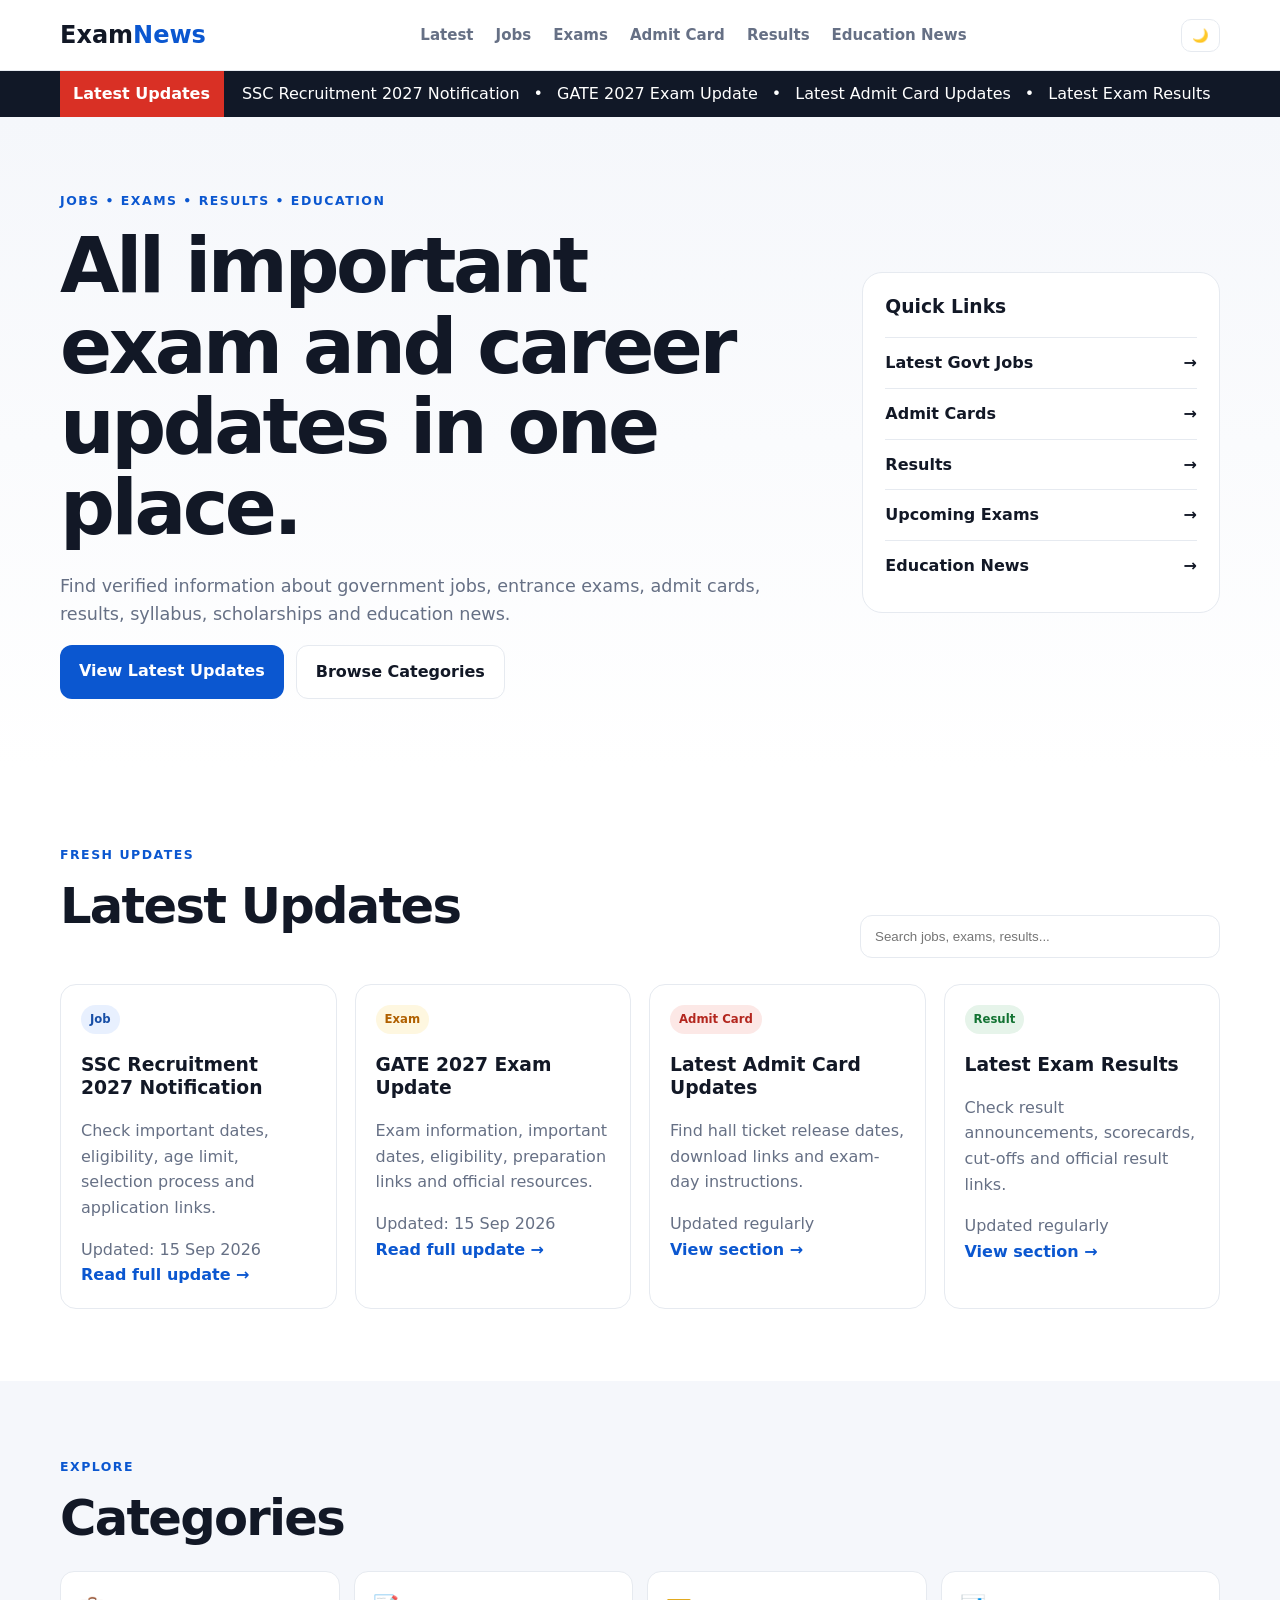
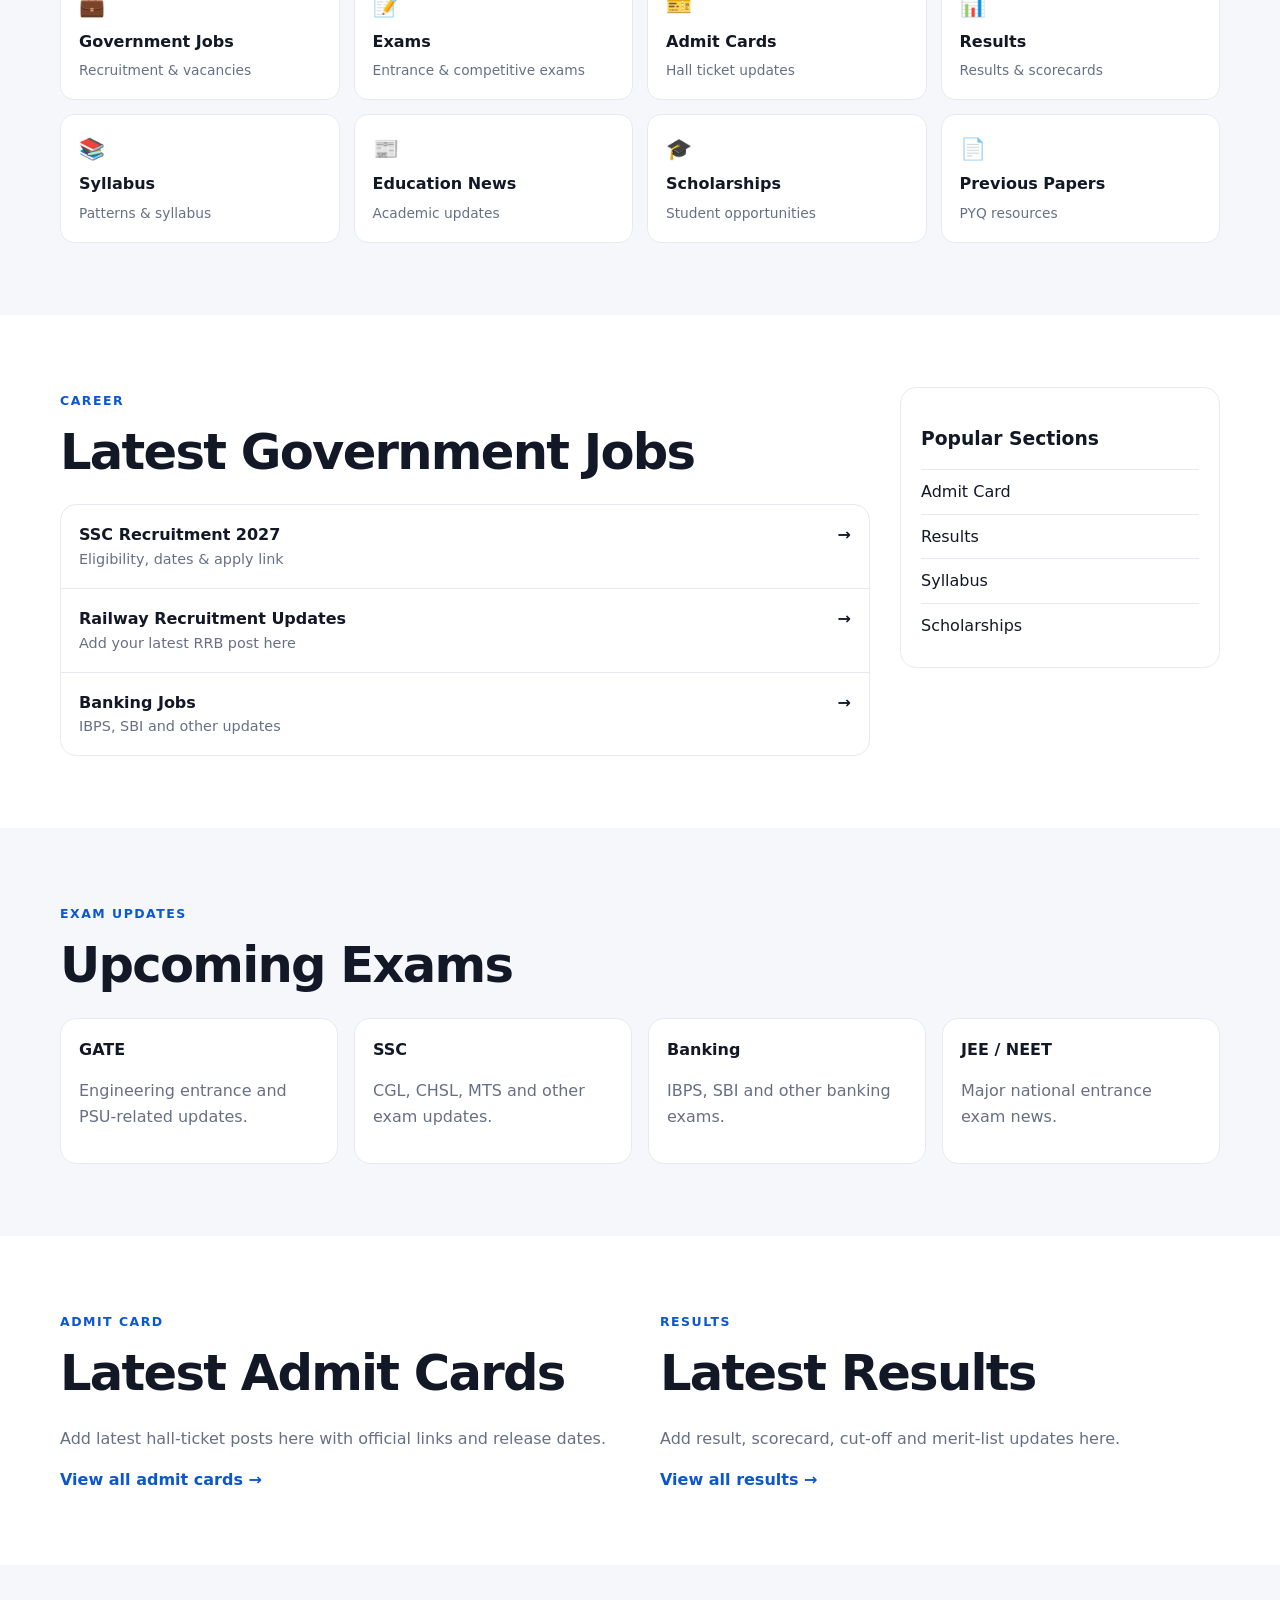
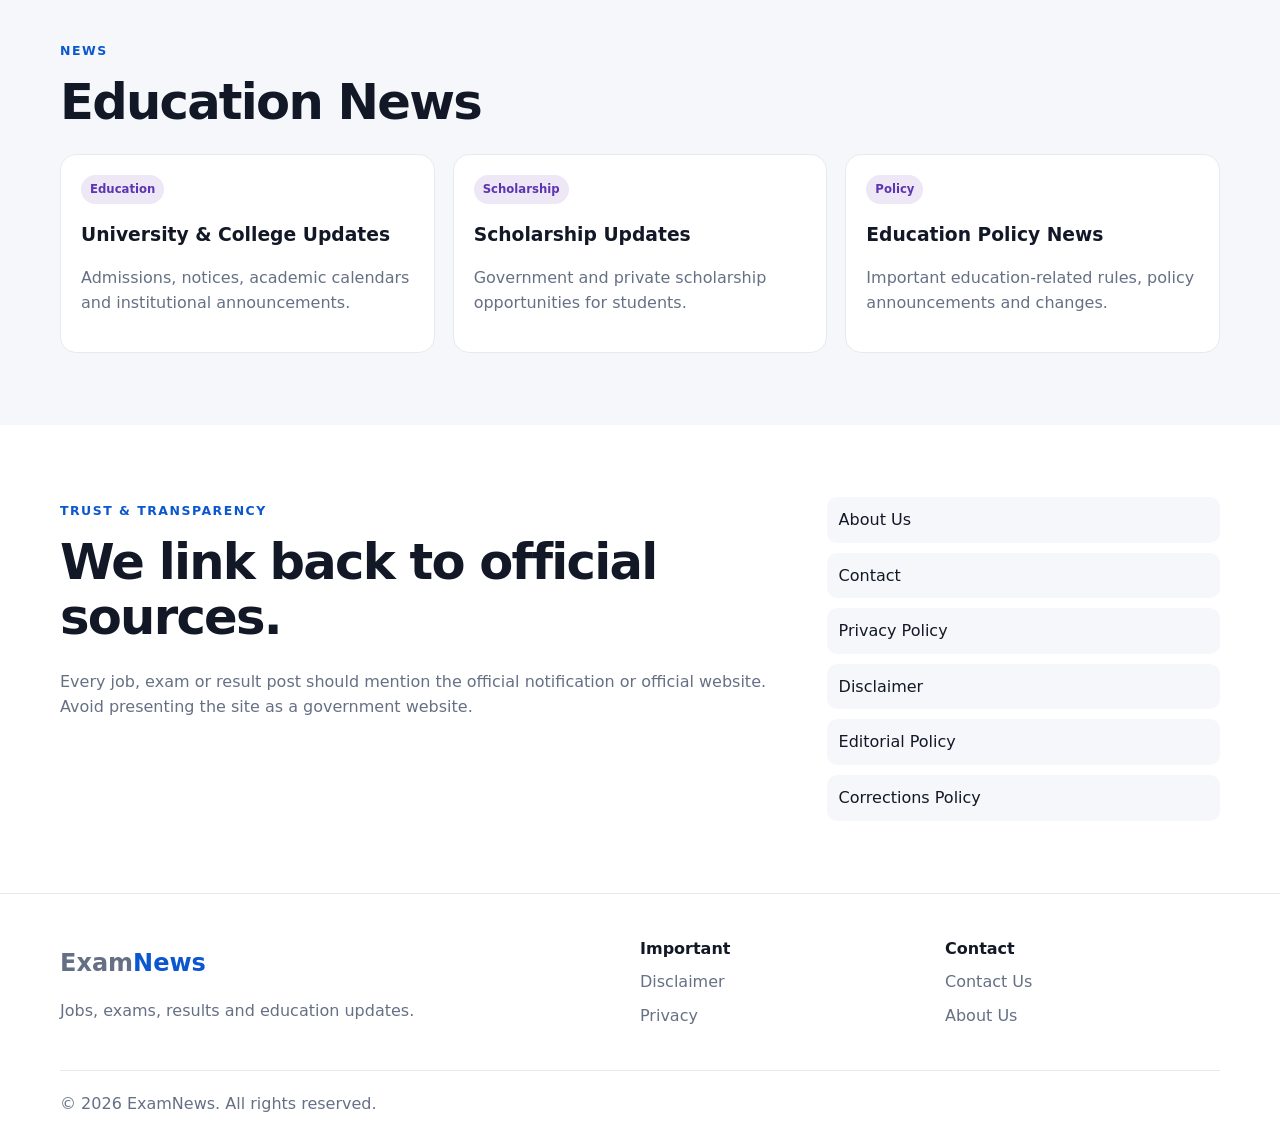
<file: index.html>
<!DOCTYPE html>
<html lang="en">
<head>
  <meta charset="UTF-8">
  <meta name="viewport" content="width=device-width, initial-scale=1.0">
  <meta name="description" content="Latest government jobs, exam updates, admit cards, results, syllabus, scholarships and education news.">
  <meta name="keywords" content="government jobs, exams, admit card, results, syllabus, scholarship, education news">
  <meta name="author" content="Exam News Portal">
  <meta property="og:title" content="Exam News Portal">
  <meta property="og:description" content="Latest government jobs, exams, results and education updates.">
  <meta property="og:type" content="website">
  <title>Exam News Portal | Jobs, Exams, Results & Education Updates</title>
  <link rel="stylesheet" href="style.css">
</head>
<body>
  <header class="topbar">
    <div class="container nav">
      <a href="index.html" class="brand">Exam<span>News</span></a>
      <nav id="mainNav">
        <a href="#latest">Latest</a>
        <a href="#jobs">Jobs</a>
        <a href="#exams">Exams</a>
        <a href="#admit">Admit Card</a>
        <a href="#results">Results</a>
        <a href="#education">Education News</a>
      </nav>
      <div class="nav-actions">
        <button id="themeToggle" aria-label="Toggle dark mode">🌙</button>
        <button id="menuToggle" class="menu-toggle" aria-label="Open navigation">☰</button>
      </div>
    </div>
  </header>

  <section class="ticker">
    <div class="container ticker-inner">
      <strong>Latest Updates</strong>
      <div class="ticker-track">
        <a href="sample-job.html">SSC Recruitment 2027 Notification</a>
        <span>•</span>
        <a href="sample-exam.html">GATE 2027 Exam Update</a>
        <span>•</span>
        <a href="#admit">Latest Admit Card Updates</a>
        <span>•</span>
        <a href="#results">Latest Exam Results</a>
      </div>
    </div>
  </section>

  <main>
    <section class="hero">
      <div class="container hero-grid">
        <div>
          <span class="eyebrow">JOBS • EXAMS • RESULTS • EDUCATION</span>
          <h1>All important exam and career updates in one place.</h1>
          <p>Find verified information about government jobs, entrance exams, admit cards, results, syllabus, scholarships and education news.</p>
          <div class="hero-actions">
            <a class="btn primary" href="#latest">View Latest Updates</a>
            <a class="btn ghost" href="#categories">Browse Categories</a>
          </div>
        </div>
        <div class="hero-panel">
          <h3>Quick Links</h3>
          <a href="#jobs">Latest Govt Jobs <span>→</span></a>
          <a href="#admit">Admit Cards <span>→</span></a>
          <a href="#results">Results <span>→</span></a>
          <a href="#exams">Upcoming Exams <span>→</span></a>
          <a href="#education">Education News <span>→</span></a>
        </div>
      </div>
    </section>

    <section class="container section" id="latest">
      <div class="section-head">
        <div>
          <span class="eyebrow">FRESH UPDATES</span>
          <h2>Latest Updates</h2>
        </div>
        <input id="searchInput" type="search" placeholder="Search jobs, exams, results..." aria-label="Search posts">
      </div>

      <div class="cards" id="postGrid">
        <article class="card searchable" data-title="SSC Recruitment 2027 Notification Government Job">
          <span class="badge jobs">Job</span>
          <h3>SSC Recruitment 2027 Notification</h3>
          <p>Check important dates, eligibility, age limit, selection process and application links.</p>
          <div class="meta">Updated: 15 Sep 2026</div>
          <a href="sample-job.html">Read full update →</a>
        </article>

        <article class="card searchable" data-title="GATE 2027 Exam Update Engineering">
          <span class="badge exam">Exam</span>
          <h3>GATE 2027 Exam Update</h3>
          <p>Exam information, important dates, eligibility, preparation links and official resources.</p>
          <div class="meta">Updated: 15 Sep 2026</div>
          <a href="sample-exam.html">Read full update →</a>
        </article>

        <article class="card searchable" data-title="Latest Admit Card Updates">
          <span class="badge admit">Admit Card</span>
          <h3>Latest Admit Card Updates</h3>
          <p>Find hall ticket release dates, download links and exam-day instructions.</p>
          <div class="meta">Updated regularly</div>
          <a href="#admit">View section →</a>
        </article>

        <article class="card searchable" data-title="Latest Exam Results">
          <span class="badge result">Result</span>
          <h3>Latest Exam Results</h3>
          <p>Check result announcements, scorecards, cut-offs and official result links.</p>
          <div class="meta">Updated regularly</div>
          <a href="#results">View section →</a>
        </article>
      </div>
      <p id="noResults" class="no-results">No matching update found.</p>
    </section>

    <section class="section soft" id="categories">
      <div class="container">
        <div class="section-head simple"><div><span class="eyebrow">EXPLORE</span><h2>Categories</h2></div></div>
        <div class="category-grid">
          <a href="#jobs">💼<strong>Government Jobs</strong><small>Recruitment & vacancies</small></a>
          <a href="#exams">📝<strong>Exams</strong><small>Entrance & competitive exams</small></a>
          <a href="#admit">🎫<strong>Admit Cards</strong><small>Hall ticket updates</small></a>
          <a href="#results">📊<strong>Results</strong><small>Results & scorecards</small></a>
          <a href="#syllabus">📚<strong>Syllabus</strong><small>Patterns & syllabus</small></a>
          <a href="#education">📰<strong>Education News</strong><small>Academic updates</small></a>
          <a href="#scholarship">🎓<strong>Scholarships</strong><small>Student opportunities</small></a>
          <a href="#pyq">📄<strong>Previous Papers</strong><small>PYQ resources</small></a>
        </div>
      </div>
    </section>

    <section class="container section split" id="jobs">
      <div>
        <span class="eyebrow">CAREER</span><h2>Latest Government Jobs</h2>
        <div class="list-card">
          <a href="sample-job.html"><div><strong>SSC Recruitment 2027</strong><span>Eligibility, dates & apply link</span></div><b>→</b></a>
          <a href="#"><div><strong>Railway Recruitment Updates</strong><span>Add your latest RRB post here</span></div><b>→</b></a>
          <a href="#"><div><strong>Banking Jobs</strong><span>IBPS, SBI and other updates</span></div><b>→</b></a>
        </div>
      </div>
      <aside class="side-box">
        <h3>Popular Sections</h3>
        <a href="#admit">Admit Card</a>
        <a href="#results">Results</a>
        <a href="#syllabus">Syllabus</a>
        <a href="#scholarship">Scholarships</a>
      </aside>
    </section>

    <section class="section soft" id="exams">
      <div class="container">
        <span class="eyebrow">EXAM UPDATES</span><h2>Upcoming Exams</h2>
        <div class="mini-grid">
          <div><strong>GATE</strong><p>Engineering entrance and PSU-related updates.</p></div>
          <div><strong>SSC</strong><p>CGL, CHSL, MTS and other exam updates.</p></div>
          <div><strong>Banking</strong><p>IBPS, SBI and other banking exams.</p></div>
          <div><strong>JEE / NEET</strong><p>Major national entrance exam news.</p></div>
        </div>
      </div>
    </section>

    <section class="container section info-columns">
      <div id="admit"><span class="eyebrow">ADMIT CARD</span><h2>Latest Admit Cards</h2><p>Add latest hall-ticket posts here with official links and release dates.</p><a class="text-link" href="#">View all admit cards →</a></div>
      <div id="results"><span class="eyebrow">RESULTS</span><h2>Latest Results</h2><p>Add result, scorecard, cut-off and merit-list updates here.</p><a class="text-link" href="#">View all results →</a></div>
    </section>

    <section class="section soft" id="education">
      <div class="container">
        <span class="eyebrow">NEWS</span><h2>Education News</h2>
        <div class="cards three">
          <article class="card"><span class="badge news">Education</span><h3>University & College Updates</h3><p>Admissions, notices, academic calendars and institutional announcements.</p></article>
          <article class="card"><span class="badge news">Scholarship</span><h3>Scholarship Updates</h3><p>Government and private scholarship opportunities for students.</p></article>
          <article class="card"><span class="badge news">Policy</span><h3>Education Policy News</h3><p>Important education-related rules, policy announcements and changes.</p></article>
        </div>
      </div>
    </section>

    <section class="container section trust">
      <div>
        <span class="eyebrow">TRUST & TRANSPARENCY</span>
        <h2>We link back to official sources.</h2>
        <p>Every job, exam or result post should mention the official notification or official website. Avoid presenting the site as a government website.</p>
      </div>
      <div class="trust-links">
        <a href="about.html">About Us</a>
        <a href="contact.html">Contact</a>
        <a href="privacy.html">Privacy Policy</a>
        <a href="disclaimer.html">Disclaimer</a>
        <a href="editorial.html">Editorial Policy</a>
        <a href="corrections.html">Corrections Policy</a>
      </div>
    </section>
  </main>

  <footer>
    <div class="container footer-grid">
      <div><a class="brand" href="index.html">Exam<span>News</span></a><p>Jobs, exams, results and education updates.</p></div>
      <div><strong>Important</strong><a href="disclaimer.html">Disclaimer</a><a href="privacy.html">Privacy</a></div>
      <div><strong>Contact</strong><a href="contact.html">Contact Us</a><a href="about.html">About Us</a></div>
    </div>
    <div class="container copyright">© <span id="year"></span> ExamNews. All rights reserved.</div>
  </footer>
  <script src="script.js"></script>
</body>
</html>
</file>
<file: style.css>
*{box-sizing:border-box}html{scroll-behavior:smooth}
:root{--bg:#fff;--text:#121826;--muted:#667085;--card:#fff;--soft:#f5f7fb;--line:#e6eaf0;--primary:#0b57d0;--red:#d93025;--green:#188038;--orange:#b06000;--header:rgba(255,255,255,.95)}
body.dark{--bg:#0f131a;--text:#f7f8fa;--muted:#a9b0bb;--card:#161c25;--soft:#121821;--line:#27303c;--primary:#7db0ff;--header:rgba(15,19,26,.95)}
body{margin:0;font-family:Inter,system-ui,-apple-system,"Segoe UI",sans-serif;background:var(--bg);color:var(--text);line-height:1.6}
a{color:inherit}.container{width:min(1160px,92%);margin:auto}.topbar{position:sticky;top:0;z-index:50;border-bottom:1px solid var(--line);background:var(--header);backdrop-filter:blur(10px)}
.nav{height:70px;display:flex;align-items:center;justify-content:space-between;gap:24px}.brand{text-decoration:none;font-weight:900;font-size:1.5rem}.brand span{color:var(--primary)}
nav{display:flex;gap:22px}nav a{text-decoration:none;color:var(--muted);font-weight:700;font-size:.94rem}nav a:hover{color:var(--text)}
.nav-actions{display:flex;gap:8px}.nav-actions button{border:1px solid var(--line);background:var(--card);color:var(--text);border-radius:10px;padding:8px 10px;cursor:pointer}.menu-toggle{display:none}
.ticker{background:#111827;color:white}.ticker-inner{min-height:42px;display:flex;align-items:center;gap:18px;overflow:hidden}.ticker strong{background:var(--red);padding:10px 14px;margin-left:-1px;white-space:nowrap}.ticker-track{display:flex;gap:14px;white-space:nowrap;overflow:auto;scrollbar-width:none}.ticker-track a{text-decoration:none}
.hero{padding:70px 0;background:linear-gradient(180deg,var(--soft),var(--bg))}.hero-grid{display:grid;grid-template-columns:1.5fr .7fr;gap:36px;align-items:center}
.eyebrow{font-size:.78rem;letter-spacing:.12em;font-weight:900;color:var(--primary)}h1{font-size:clamp(2.5rem,6vw,4.9rem);line-height:1.05;letter-spacing:-.045em;margin:.18em 0 .3em}h2{font-size:clamp(2rem,4vw,3.1rem);letter-spacing:-.035em;line-height:1.1;margin:.25em 0 .5em}h3{line-height:1.25}
.hero p{color:var(--muted);font-size:1.1rem;max-width:760px}.hero-actions{display:flex;gap:12px;flex-wrap:wrap}.btn{padding:13px 19px;border-radius:12px;text-decoration:none;font-weight:800}.primary{background:var(--primary);color:white}.ghost{border:1px solid var(--line);background:var(--card)}
.hero-panel{background:var(--card);border:1px solid var(--line);border-radius:20px;padding:22px}.hero-panel h3{margin-top:0}.hero-panel a{display:flex;justify-content:space-between;padding:12px 0;border-top:1px solid var(--line);text-decoration:none;font-weight:700}
.section{padding:72px 0}.soft{background:var(--soft)}.section-head{display:flex;justify-content:space-between;align-items:end;gap:20px;margin-bottom:26px}.section-head.simple{display:block}
#searchInput{width:min(360px,100%);padding:13px 14px;border:1px solid var(--line);border-radius:12px;background:var(--card);color:var(--text);outline:none}
.cards{display:grid;grid-template-columns:repeat(4,1fr);gap:18px}.cards.three{grid-template-columns:repeat(3,1fr)}.card{background:var(--card);border:1px solid var(--line);border-radius:16px;padding:20px}.card p,.meta{color:var(--muted)}.card a,.text-link{color:var(--primary);font-weight:800;text-decoration:none}
.badge{display:inline-block;padding:5px 9px;border-radius:999px;font-size:.73rem;font-weight:900}.jobs{background:#e8f0fe;color:#174ea6}.exam{background:#fef7e0;color:#b06000}.admit{background:#fce8e6;color:#b3261e}.result{background:#e6f4ea;color:#137333}.news{background:#ede7f6;color:#5e35b1}
.no-results{display:none;color:var(--muted)}
.category-grid{display:grid;grid-template-columns:repeat(4,1fr);gap:14px}.category-grid a{display:flex;flex-direction:column;gap:5px;background:var(--card);border:1px solid var(--line);border-radius:14px;padding:18px;text-decoration:none;font-size:1.3rem}.category-grid strong{font-size:1rem}.category-grid small{color:var(--muted);font-size:.86rem}
.split{display:grid;grid-template-columns:1fr 320px;gap:30px}.list-card,.side-box{border:1px solid var(--line);border-radius:16px;background:var(--card)}.list-card a{display:flex;justify-content:space-between;gap:14px;padding:17px 18px;text-decoration:none;border-bottom:1px solid var(--line)}.list-card a:last-child{border:0}.list-card span{display:block;color:var(--muted);font-size:.9rem}.side-box{padding:20px;height:max-content}.side-box a{display:block;padding:9px 0;text-decoration:none;border-top:1px solid var(--line)}
.mini-grid{display:grid;grid-template-columns:repeat(4,1fr);gap:16px}.mini-grid>div{background:var(--card);border:1px solid var(--line);border-radius:16px;padding:18px}.mini-grid p{color:var(--muted)}
.info-columns{display:grid;grid-template-columns:1fr 1fr;gap:40px}.info-columns p{color:var(--muted)}
.trust{display:grid;grid-template-columns:1.3fr .7fr;gap:36px;align-items:start}.trust p{color:var(--muted)}.trust-links{display:grid;gap:10px}.trust-links a{text-decoration:none;padding:10px 12px;background:var(--soft);border-radius:10px}
footer{border-top:1px solid var(--line);padding:42px 0 20px}.footer-grid{display:grid;grid-template-columns:2fr 1fr 1fr;gap:30px}.footer-grid a{display:block;text-decoration:none;color:var(--muted);margin-top:8px}.footer-grid p{color:var(--muted)}.copyright{border-top:1px solid var(--line);margin-top:30px;padding-top:20px;color:var(--muted)}
.article{width:min(900px,92%);margin:50px auto}.article .back{color:var(--primary);font-weight:800;text-decoration:none}.article h1{font-size:clamp(2.2rem,5vw,4rem)}.article .lead,.article .source-note{color:var(--muted)}.notice-table{width:100%;border-collapse:collapse;margin:20px 0}.notice-table th,.notice-table td{border:1px solid var(--line);padding:12px;text-align:left}.notice-table th{background:var(--soft)}.important-box{background:var(--soft);border-left:4px solid var(--primary);padding:16px;border-radius:8px;margin:20px 0}.link-table a{color:var(--primary);font-weight:800}
.page{width:min(850px,92%);margin:55px auto}.page p,.page li{color:var(--muted)}
@media(max-width:900px){.hero-grid,.split,.trust{grid-template-columns:1fr}.cards{grid-template-columns:repeat(2,1fr)}.category-grid,.mini-grid{grid-template-columns:repeat(2,1fr)}}
@media(max-width:700px){nav{display:none;position:absolute;top:70px;left:0;right:0;background:var(--bg);padding:18px 4%;flex-direction:column;border-bottom:1px solid var(--line)}nav.open{display:flex}.menu-toggle{display:block}.cards,.cards.three,.category-grid,.mini-grid,.info-columns,.footer-grid{grid-template-columns:1fr}.section-head{align-items:stretch;flex-direction:column}.hero{padding:48px 0}.ticker-inner{width:100%}.ticker strong{margin-left:0}.article{margin-top:34px}}
</file>
